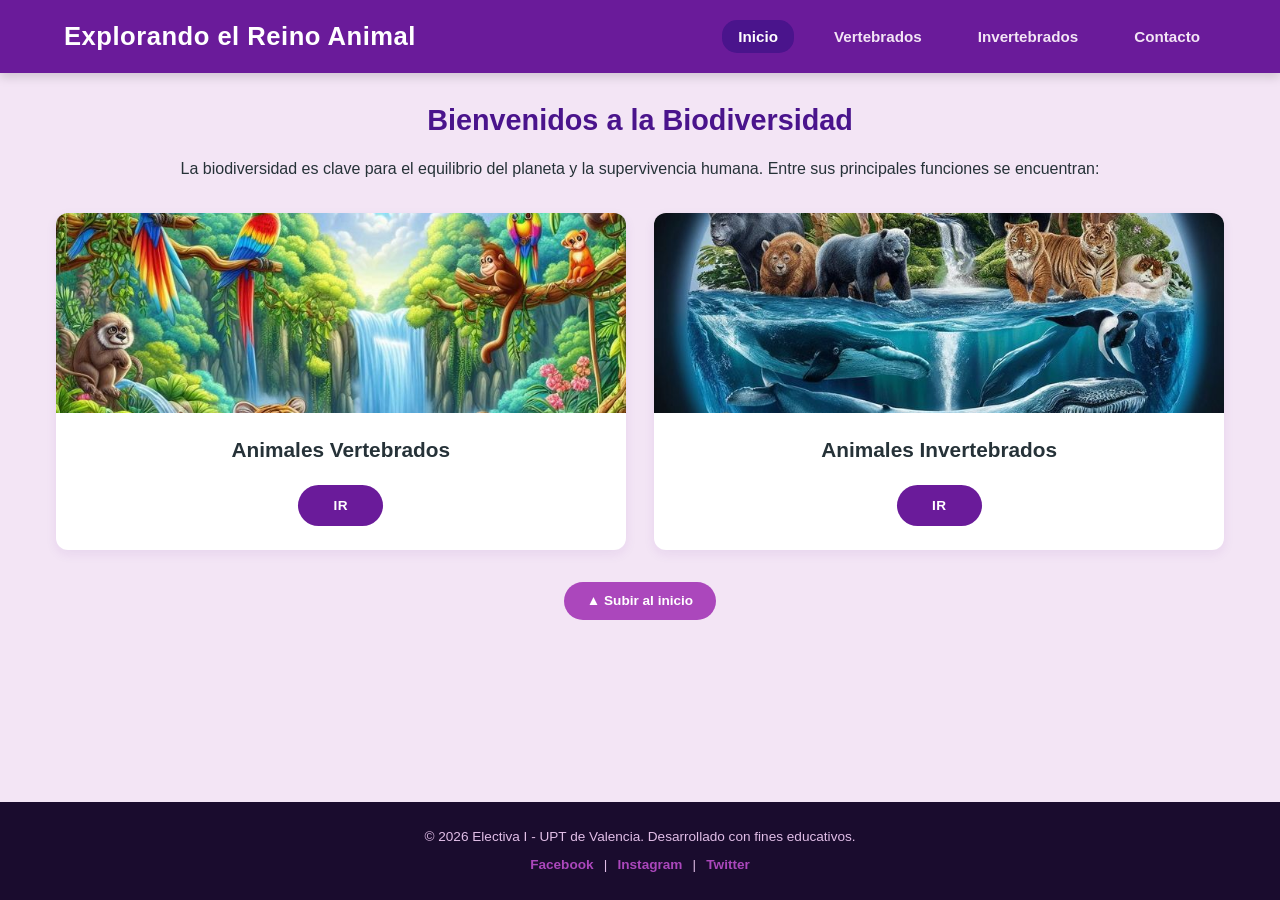
<file: index.html>
<!DOCTYPE html>
<html lang="es">
  <head>
    <meta charset="UTF-8" />
    <meta name="viewport" content="width=device-width, initial-scale=1.0" />
    <link rel="icon" href="logo_animales.jpg" type="image/jpeg">
     <link rel="stylesheet" href="css/style.css">
    <title>El Reino Animal - Inicio</title>

  </head>
  <body id="inicio-pagina">
    
        <nav> 
      <h1>Explorando el Reino Animal</h1>
     
        <ul>
          <li><a href="index.html" class="active">Inicio</a></li>
          <li><a href="vertebrados.html">Vertebrados</a></li>
          <li><a href="invertebrados.html">Invertebrados</a></li>
          <li><a href="contacto.html">Contacto</a></li>
        </ul>
      </nav>

    <main>
      <section class="introduccion">
        <h2>Bienvenidos a la Biodiversidad</h2>
        
        <p> La biodiversidad es clave para el equilibrio del planeta y la supervivencia humana. Entre sus principales funciones se encuentran: </p>
        
      </section>

      <section class="grid-tarjetas">
        <article class="tarjeta">
          <img src="img/verte.jpg" alt="vertebrados">
          <h3>Animales Vertebrados</h3>
          <a href="vertebrados.html" class="boton-enlace">ir</a>
        </article>
        
        <article class="tarjeta">
          <img src="img/invertebrados.jpg" alt="invertebrados">
          <h3>Animales Invertebrados</h3>
          <a href="invertebrados.html" class="boton-enlace">ir</a>
        </article>
      
      </section>
      <!-- Botón obligatorio de regresar al inicio de la página -->
      <div class="contenedor-subir">
        <a href="#inicio-pagina" class="boton-subir">▲ Subir al inicio</a>
      </div>
    </main>
    <footer>
      <p>
        &copy; 2026 Electiva I - UPT de Valencia. Desarrollado con fines
        educativos.
      </p>
      <div class="redes">
        <a href="#">Facebook</a> | <a href="#">Instagram</a> |
        <a href="#">Twitter</a>
      </div>
    </footer>
  </body>
</html>
</file>
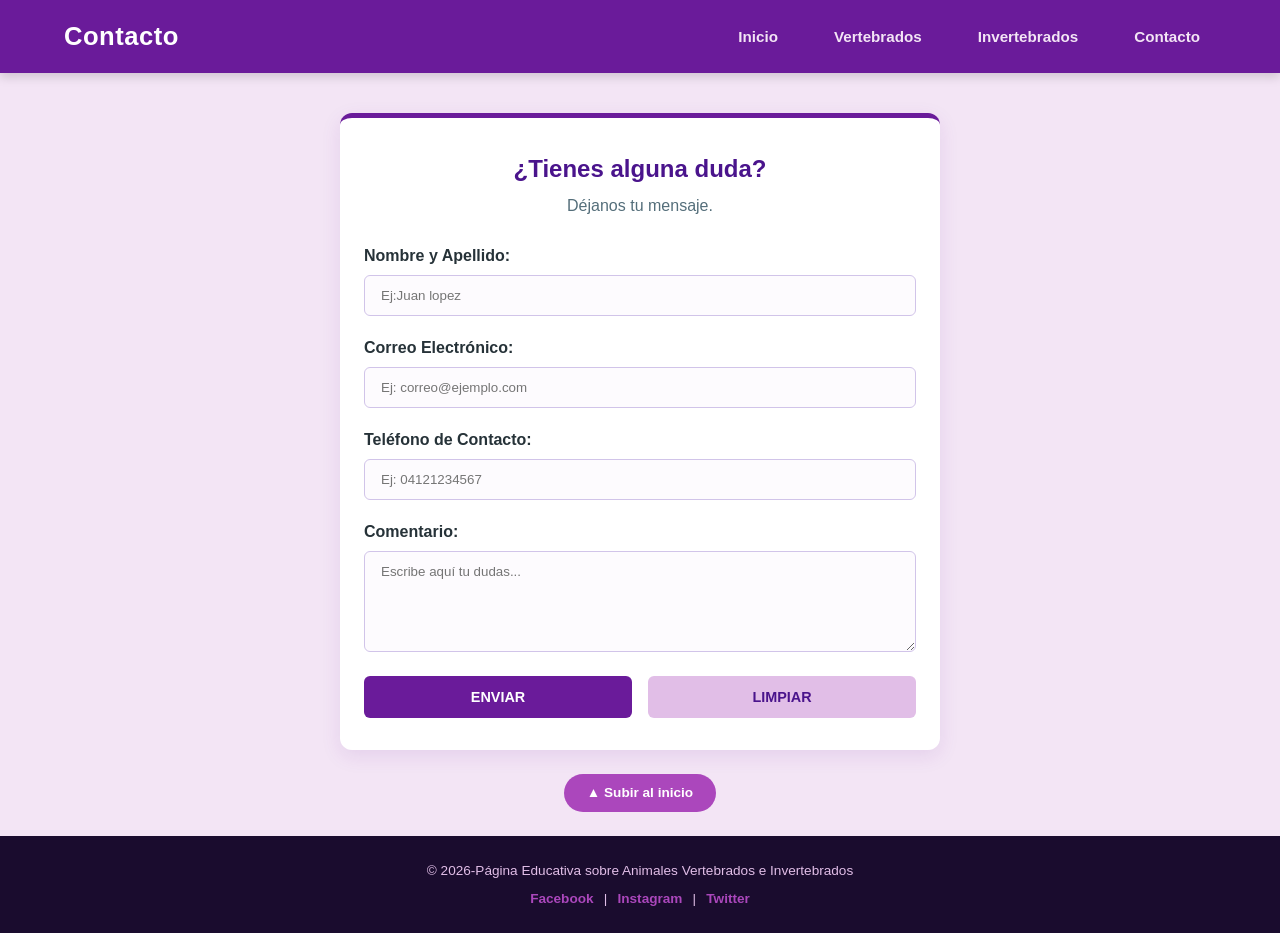
<file: contacto.html>
<!DOCTYPE html>
<html lang="es">
  <head>
    <meta charset="UTF-8">
    <meta name="viewport" content="width=device-width, initial-scale=1.0" />
    <link rel="icon" href="img/logo.jpg" type="image/jpeg">
    <link rel="stylesheet" href="css/style.css">
    <title>El Reino Animal - Contacto</title>
  </head>
    
  <body id="inicio-pagina">
    <nav>
      <h1>Contacto</h1>
      <ul>
        <li><a href="index.html">Inicio</a></li>
        <li><a href="vertebrados.html">Vertebrados</a></li>
        <li><a href="invertebrados.html">Invertebrados</a></li>
        <li><a href="contacto.html">Contacto</a></li>
      </ul>
    </nav>
             
    <main>
      
      <section class="tarjeta-contacto">
        
        <form action="procesar.php" method="get"> 
          
          <h2>¿Tienes alguna duda? </h2>
          <p>Déjanos tu mensaje.</p>
          
          <div class="grupo-campo">
            <label for="nombre"><strong>Nombre y Apellido:</strong></label>
            <input type="text" id="nombre" name="nombre" required placeholder="Ej:Juan lopez" title="Ingrese solo letras (mínimo 4 caracteres)" pattern="[A-Za-zÁéíóúÁÉÍÓÚñÑ\s]+" minlength="4" maxlength="30">
          </div>
          
          <div class="grupo-campo">
            <label for="correo"><strong>Correo Electrónico:</strong></label>
            <input type="email" id="correo" name="correo" required pattern="[a-zA-Z0-9._%+-]+@[a-zA-Z0-9.-]+\.[a-zA-Z]{2,}" title="Ingrese un correo válido completo (Ej: usuario@dominio.com)" placeholder="Ej: correo@ejemplo.com">
          </div>

          <div class="grupo-campo">
            <label for="telefono"><strong>Teléfono de Contacto:</strong></label>
            <input type="tel" id="telefono" name="telefono" required pattern="^(0414|0424|0412|0426|0416)[0-9]{7}$" title="Formato válido: 0424/0414/0412/0426/0416 seguido de 7 dígitos" placeholder="Ej: 04121234567">
          </div>
             
          <div class="grupo-campo">
            <label for="comentario"><strong>Comentario:</strong></label>
            <textarea id="comentario" name="comentario" rows="5" required minlength="10" placeholder="Escribe aquí tu dudas..."></textarea>
          </div>
             
          <div class="botones-contenedor">
            <button type="submit" class="boton-enviar">Enviar</button>
            <input type="reset" value="Limpiar" class="boton-enviar">
          </div>      
        </form> 
      </section>

      <div class="contenedor-subir">
        <a href="#inicio-pagina" class="boton-subir">▲ Subir al inicio</a>
      </div>

    </main>

    <footer>
      <p>&copy; 2026-Página Educativa sobre Animales Vertebrados e Invertebrados</p>
      <div class="redes">
        <a href="#">Facebook</a> | <a href="#">Instagram</a> | <a href="#">Twitter</a>
      </div>
    </footer>

  </body>
</html>
</file>
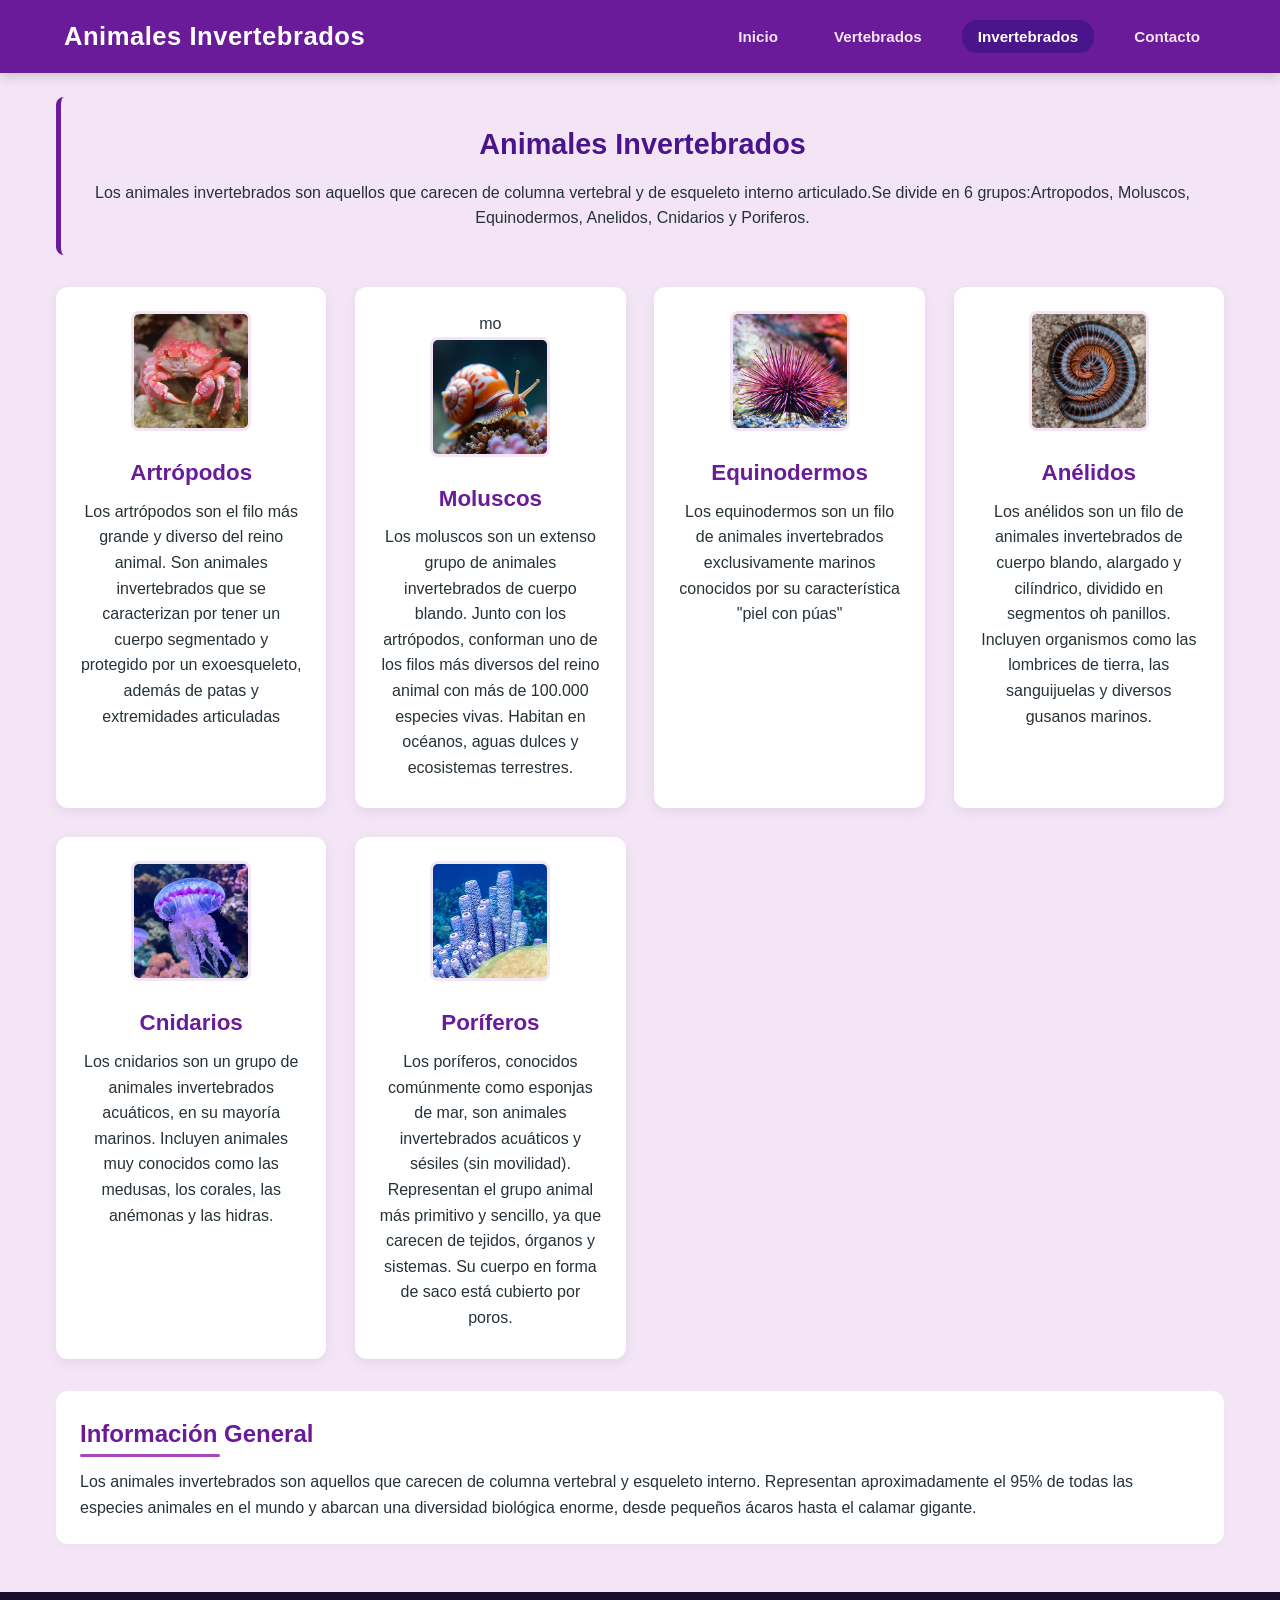
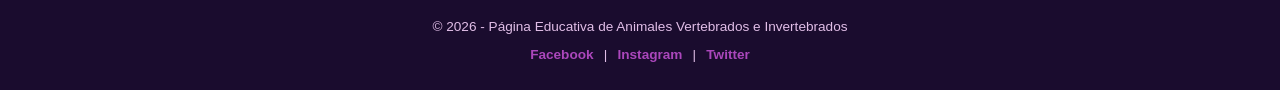
<file: invertebrados.html>
<!DOCTYPE html>
<html lang="es">
<head>
    <meta charset="UTF-8">
    <meta name="viewport" content="width=device-width, initial-scale=1.0">
    <link rel="icon" href="./logo_animales.jpg" type="image/jpeg">
    <link rel="stylesheet" href="css/style.css">
    <title>Animales Invertebrados</title>
</head>
<body>
    <nav>
        <h1>Animales Invertebrados</h1>
        <ul>
            <li><a href="index.html">Inicio</a></li>
            <li><a href="vertebrados.html">Vertebrados</a></li>
            <li><a href="invertebrados.html" class="active">Invertebrados</a></li>
            <li><a href="contacto.html">Contacto</a></li>
        </ul>
    </nav>
    <main>
        <header id="inicio">
            <h1>Animales Invertebrados</h1>
            <p>Los animales invertebrados son aquellos que carecen de columna vertebral y de esqueleto interno articulado.Se divide en 6 grupos:Artropodos, Moluscos, Equinodermos, Anelidos, Cnidarios y Poriferos.</p>
        </header>
        
        <section id="Tipos">
            
            <article class="card">
                <img src="img/artropodos.jpg" alt="Artrópodos">
                <h2>Artrópodos</h2>
                <p>   Los artrópodos son el filo más grande y diverso del reino animal. Son animales invertebrados que se caracterizan por tener un cuerpo segmentado y protegido por un exoesqueleto, además de patas y extremidades articuladas</p>
            </article>
      
            <article class="card">
mo                <img src="img/moluscos.jpg" alt="Moluscos">
                <h2>Moluscos</h2>
                <p>Los moluscos son un extenso grupo de animales invertebrados de cuerpo blando. Junto con los artrópodos, conforman uno de los filos más diversos del reino animal con más de 100.000 especies vivas. Habitan en océanos, aguas dulces y ecosistemas terrestres.</p>
            </article>
         
            <article class="card">
                <img src="img/equinodermos.jpg" alt="Equinodermos">
                <h2>Equinodermos</h2>
                <p> Los equinodermos son un filo de animales invertebrados exclusivamente marinos conocidos por su característica "piel con púas" </p>
            </article>
         
            <article class="card">
                <img src="img/anelidos.jpg" alt="Anélidos">
                <h2>Anélidos</h2>
                <p> Los anélidos son un filo de animales invertebrados de cuerpo blando, alargado y cilíndrico, dividido en segmentos oh panillos. Incluyen organismos como las lombrices de tierra, las sanguijuelas y diversos gusanos marinos.</p>
            </article>
         
            <article class="card">
                <img src="img/cnidarios.jpg" alt="Cnidarios">
                <h2>Cnidarios</h2>
                <p> Los cnidarios son un grupo de animales invertebrados acuáticos, en su mayoría marinos. Incluyen animales muy conocidos como las medusas, los corales, las anémonas y las hidras.</p>
            </article>

            <article class="card">
                <img src="img/poriferos.jpg" alt="Poríferos">
                <h2>Poríferos</h2>
                <p>Los poríferos, conocidos comúnmente como esponjas de mar, son animales invertebrados acuáticos y sésiles (sin movilidad). Representan el grupo animal más primitivo y sencillo, ya que carecen de tejidos, órganos y sistemas. Su cuerpo en forma de saco está cubierto por poros. </p>
            </article>

        </section>
        
        <section id="info">
            <h2>Información General</h2>
            <p> Los animales invertebrados son aquellos que carecen de columna vertebral y esqueleto interno. Representan aproximadamente el 95% de todas las especies animales en el mundo y abarcan una diversidad biológica enorme, desde pequeños ácaros hasta el calamar gigante.  </p>
        </section>
    </main>

    <footer>
        <p>© 2026 - Página Educativa de Animales Vertebrados e Invertebrados</p>
        <div class="redes">
            <a href="#">Facebook</a> | <a href="#">Instagram</a> | <a href="#">Twitter</a>
        </div>
    </footer>
</body>
</html>
</file>
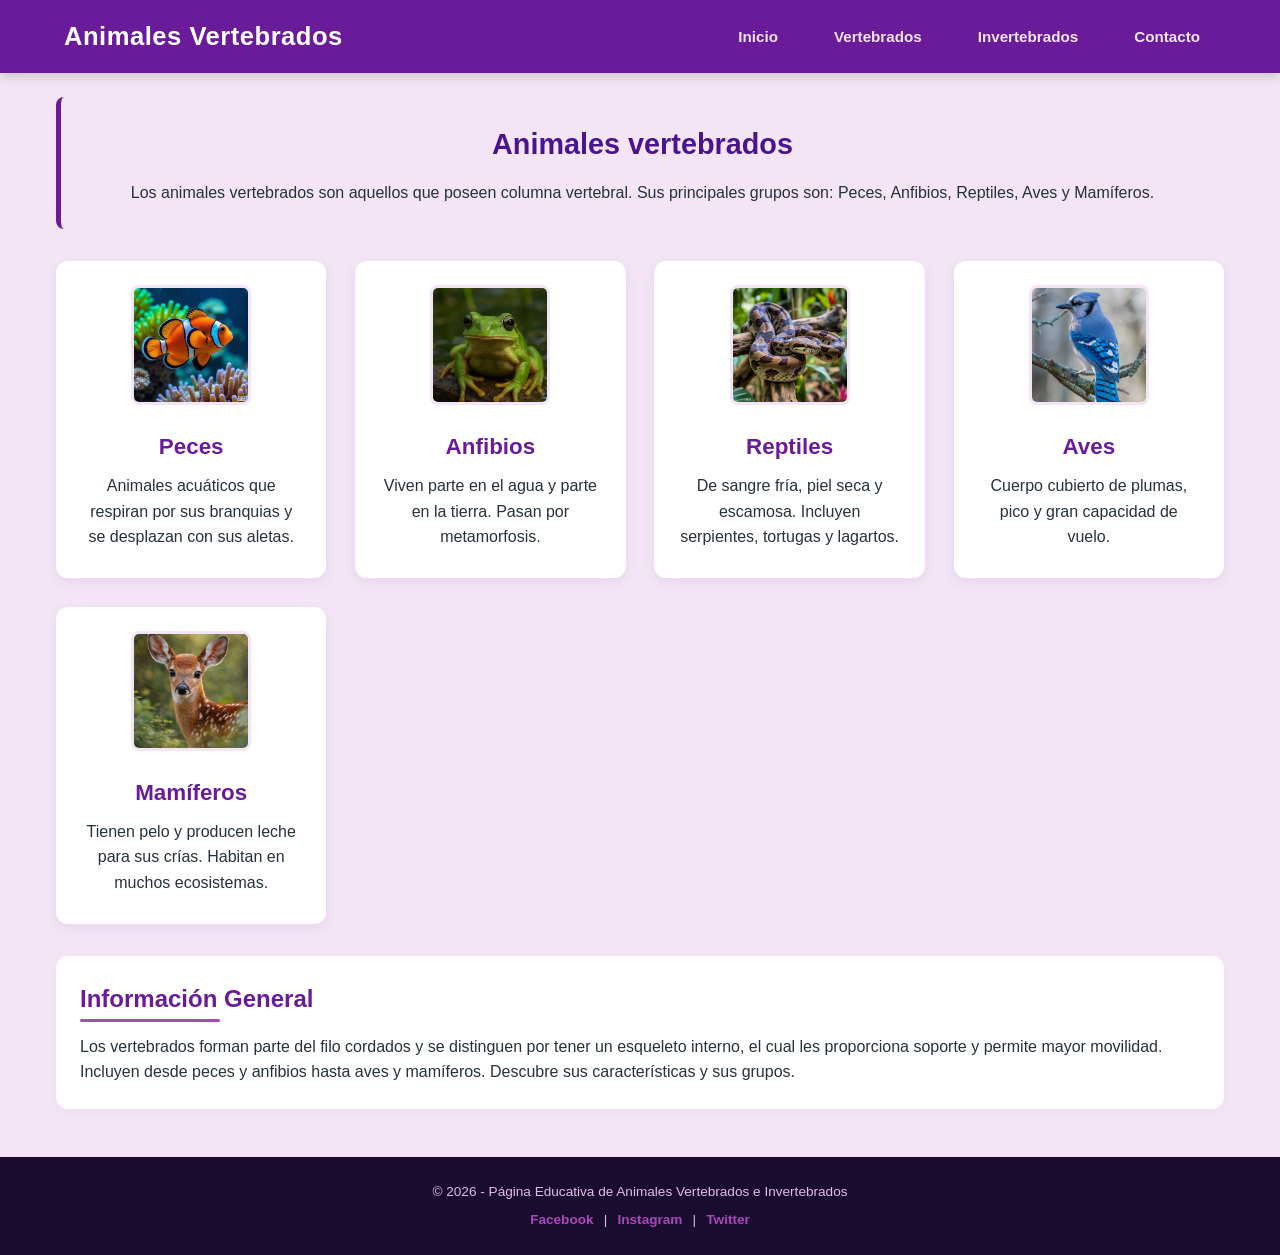
<file: vertebrados.html>
<!DOCTYPE html>
<html lang="es">
<head>
    <meta charset="UTF-8">
    <meta name="viewport" content="width=device-width, initial-scale=1.0" />
    <link rel="icon" href="img/logo.jpg" type="image/jpeg">
    <link rel="stylesheet" href="css/style.css">
    <title>Animales Vertebrados</title>
</head>
<body>
    <nav>
        <h1>Animales Vertebrados</h1>
        <ul>
            <li><a href="index.html">Inicio</a></li>
            <li><a href="vertebrados.html">Vertebrados</a></li>
            <li><a href="invertebrados.html">Invertebrados</a></li>
            <li><a href="contacto.html">Contacto</a></li>
        </ul>
    </nav>
    <main>
        <header id="inicio">
            <h1>Animales vertebrados</h1>
            <p>Los animales vertebrados son aquellos que poseen columna vertebral. Sus principales grupos son: Peces, Anfibios, Reptiles, Aves y Mamíferos.</p>
        </header>
        
        <section id="Tipos">
            
            <article class="card">
                <img src="img/peces.jpg" alt="Peces" width="40%">
                <h2>Peces</h2>
                <p>Animales acuáticos que respiran por sus branquias y se desplazan con sus aletas.</p>
            </article>
      
            <article class="card">
                <img src="img/anfibios.jpg" alt="Anfibios" width="40%">
                <h2>Anfibios</h2>
                <p>Viven parte en el agua y parte en la tierra. Pasan por metamorfosis.</p>
            </article>
         
            <article class="card">
                <img src="img/reptiles.jpg" alt="Reptiles" width="40%">
                <h2>Reptiles</h2>
                <p>De sangre fría, piel seca y escamosa. Incluyen serpientes, tortugas y lagartos.</p>
            </article>
         
            <article class="card">
                <img src="img/aves.jpg" alt="Aves" width="40%">
                <h2>Aves</h2>
                <p>Cuerpo cubierto de plumas, pico y gran capacidad de vuelo.</p>
            </article>
         
            <article class="card">
                <img src="img/mamiferos.jpg" alt="Mamíferos" width="40%">
                <h2>Mamíferos</h2>
                <p>Tienen pelo y producen leche para sus crías. Habitan en muchos ecosistemas.</p>
            </article>

        </section>
        
        <section id="info">
            <h2>Información General</h2>
            <p>Los vertebrados forman parte del filo cordados y se distinguen por tener un esqueleto interno, el cual les proporciona soporte y permite mayor movilidad. Incluyen desde peces y anfibios hasta aves y mamíferos. Descubre sus características y sus grupos.</p>
        </section>
    </main>

    <footer>
        <p>© 2026 - Página Educativa de Animales Vertebrados e Invertebrados</p>
        <div class="redes">
            <a href="#">Facebook</a> | <a href="#">Instagram</a> | <a href="#">Twitter</a>
        </div>
    </footer>
</body>
</html>
</file>
<file: css/style.css>
/* 1. VARIABLES DE DISEÑO (Paleta Violeta/Morado) */
:root {
  --color-primario: #6a1b9a;    /* Morado principal / Violeta obscuro */
  --color-secundario: #4a148c;  /* Morado profundo para contrastes y menús */
  --color-acento: #ab47bc;      /* Violeta claro / Lavanda vibrante */
  --color-fondo: #f3e5f5;       /* Fondo con sutil tinte lavanda */
  --color-tarjeta: #ffffff;     /* Blanco puro para los contenedores */
  --color-texto: #263238;       /* Gris muy oscuro para lectura cómoda */
  --fuente-principal: 'Segoe UI', Tahoma, Geneva, Verdana, sans-serif;
}

* {
  margin: 0;
  padding: 0;
  box-sizing: border-box;
}

html {
  scroll-behavior: smooth;
  width: 100%;
  overflow-x: hidden;
}

body {
  font-family: var(--fuente-principal);
  background-color: var(--color-fondo);
  color: var(--color-texto);
  line-height: 1.6;
  display: flex;
  flex-direction: column;
  min-height: 100vh;
  width: 100%;
  overflow-x: hidden;
}

/* 2. ANIMACIONES DINÁMICAS (Zoom Elástico) */
@keyframes entradaSuave {
  from {
    opacity: 0;
    transform: scale(0.95);
  }
  to {
    opacity: 1;
    transform: scale(1);
  }
}

/* 3. BARRAS DE NAVEGACIÓN (Forzadas a una sola línea en móviles) */
nav, .nav-container {
  background-color: var(--color-primario);
  color: #ffffff;
  padding: 1rem 0.5rem; /* Reducido el espacio a los lados para ganar pantalla */
  display: flex;
  flex-direction: column;
  align-items: center;
  text-align: center;
  box-shadow: 0 4px 10px rgba(0, 0, 0, 0.15);
  width: 100%;
}

nav h1, .nav-logo {
  font-size: 1.5rem;
  margin-bottom: 0.6rem;
  font-weight: 700;
  letter-spacing: 0.5px;
}

nav ul, .nav-menu {
  list-style: none;
  display: flex;
  flex-direction: row; /* Forzar fila horizontal */
  flex-wrap: nowrap;   /* Evita estrictamente que los elementos se bajen */
  justify-content: center;
  align-items: center;
  gap: 0.3rem;         /* Espacio compacto entre botones */
  width: 100%;
  padding: 0;
}

nav ul li a, .nav-link {
  color: #f3e5f5;
  text-decoration: none;
  font-weight: 600;
  padding: 0.4rem 0.5rem; /* Ajustado para pantallas de teléfonos angostas */
  border-radius: 15px;
  font-size: 0.8rem;      /* Letra ligeramente más pequeña para garantizar que quepan los 4 */
  transition: all 0.3s cubic-bezier(0.175, 0.885, 0.32, 1.275);
  white-space: nowrap;    /* Impide que una palabra se divida en dos líneas */
}

nav ul li a:hover, 
nav ul li a.active,
.nav-link:hover,
.nav-link.active {
  background-color: var(--color-secundario);
  color: #ffffff;
  transform: translateY(-2px);
}

/* 4. ESTRUCTURA DEL CONTENIDO PRINCIPAL */
main, .content-wrapper {
  flex: 1;
  max-width: 1200px;
  width: 100%;
  margin: 0 auto;
  padding: 1.5rem 1rem;
  animation: entradaSuave 0.6s ease-out forwards;
}

.introduccion, #inicio {
  text-align: center;
  margin-bottom: 2rem;
}

#inicio {
  background: #f3e5f5; 
  padding: 1.5rem;
  border-radius: 8px;
  border-left: 5px solid var(--color-primario);
}

.introduccion h2, #inicio h1 {
  color: var(--color-secundario);
  font-size: 1.8rem;
  margin-bottom: 0.8rem;
}

/* 5. CONTENEDORES EN CUADRÍCULA (Grids) */
.grid-tarjetas, #Tipos, .galeria-grid {
  display: grid;
  grid-template-columns: repeat(auto-fit, minmax(260px, 1fr));
  gap: 1.8rem;
  margin-bottom: 2rem;
}

/* 6. TARJETAS DE ANIMALES (Zoom Elástico General) */
/* Formato Rectangular (index.html) */
.tarjeta {
  background-color: var(--color-tarjeta);
  border-radius: 12px;
  overflow: hidden;
  box-shadow: 0 4px 12px rgba(106, 27, 154, 0.08);
  display: flex;
  flex-direction: column;
  align-items: center;
  padding-bottom: 1.5rem;
  text-align: center;
  width: 100%;
  transition: transform 0.4s cubic-bezier(0.175, 0.885, 0.32, 1.275), box-shadow 0.4s ease;
}

.tarjeta:hover {
  transform: scale(1.04);
  box-shadow: 0 10px 20px rgba(106, 27, 154, 0.2);
}

.tarjeta img {
  width: 100%;
  height: 200px;
  object-fit: cover;
  background-color: #e1bee7;
}

.tarjeta h3 {
  margin: 1.2rem 0;
  font-size: 1.3rem;
  color: var(--color-texto);
}

/* Formato de Cuadritos Pequeños (vertebrados e invertebrados) */
.card {
  background-color: var(--color-tarjeta);
  border-radius: 12px;
  overflow: hidden;
  box-shadow: 0 4px 12px rgba(106, 27, 154, 0.08);
  display: flex;
  flex-direction: column;
  align-items: center;
  padding: 1.5rem;
  text-align: center;
  transition: transform 0.4s cubic-bezier(0.175, 0.885, 0.32, 1.275), box-shadow 0.4s ease, border-color 0.4s ease;
  border-bottom: 4px solid transparent;
}

.card:hover {
  transform: scale(1.04);
  box-shadow: 0 10px 20px rgba(106, 27, 154, 0.18);
  border-color: var(--color-acento);
}

/* Modificado: Ahora son imágenes cuadradas pequeñas con bordes apenas redondeados */
.card img, .animal-img {
  width: 120px !important;  /* Tamaño de cuadrito pequeño */
  height: 120px !important;
  object-fit: cover;
  border-radius: 8px;       /* Cuadrada con esquinas suavemente curvas */
  border: 3px solid #f3e5f5;
  background-color: #e1bee7;
  transition: transform 0.4s cubic-bezier(0.175, 0.885, 0.32, 1.275);
  margin-bottom: 1rem;
}

.card:hover img, .card:hover .animal-img {
  transform: scale(1.1) rotate(2deg);
}

.card h2 {
  margin: 0.5rem 0;
  color: var(--color-primario);
  font-size: 1.4rem;
}

.card-info {
  width: 100%;
}

/* 7. SECCIONES DE INFORMACIÓN Y BOTONES */
#info {
  background-color: #ffffff;
  padding: 1.5rem;
  border-radius: 12px;
  box-shadow: 0 4px 10px rgba(0, 0, 0, 0.02);
  margin-top: 1.5rem;
  margin-bottom: 1.5rem;
}

#info h2 {
  color: var(--color-primario);
  margin-bottom: 1rem;
  position: relative;
  display: inline-block;
}

#info h2::after {
  content: '';
  position: absolute;
  bottom: -4px;
  left: 0;
  width: 60%;
  height: 3px;
  background-color: var(--color-acento);
  border-radius: 2px;
}

.boton-enlace {
  display: inline-block;
  background-color: var(--color-primario);
  color: #ffffff;
  text-decoration: none;
  padding: 0.6rem 2.2rem;
  border-radius: 25px;
  font-weight: 600;
  text-transform: uppercase;
  font-size: 0.85rem;
  letter-spacing: 0.5px;
  transition: background-color 0.3s ease, transform 0.3s cubic-bezier(0.175, 0.885, 0.32, 1.4);
}

.boton-enlace:hover {
  background-color: var(--color-secundario);
  transform: translateY(-3px) scale(1.08);
}

/* 8. FORMULARIO DE CONTACTO (contacto.html) */
.tarjeta-contacto {
  background-color: var(--color-tarjeta);
  max-width: 600px;
  margin: 1rem auto;
  padding: 2rem 1.5rem;
  border-radius: 12px;
  box-shadow: 0 6px 20px rgba(106, 27, 154, 0.1);
  border-top: 5px solid var(--color-primario);
}

.tarjeta-contacto h2 {
  color: var(--color-secundario);
  margin-bottom: 0.3rem;
  text-align: center;
}

.tarjeta-contacto p {
  text-align: center;
  color: #546e7a;
  margin-bottom: 1.5rem;
}

.grupo-campo {
  display: flex;
  flex-direction: column;
  margin-bottom: 1.2rem;
}

.grupo-campo label {
  margin-bottom: 0.4rem;
  color: var(--color-texto);
}

.grupo-campo input, .grupo-campo textarea {
  width: 100%;
  padding: 0.75rem 1rem;
  border: 1px solid #d1c4e9;
  border-radius: 6px;
  font-family: inherit;
  background-color: #fdfbfe;
  transition: border-color 0.3s ease, box-shadow 0.3s ease;
}

.grupo-campo input:focus, .grupo-campo textarea:focus {
  outline: none;
  border-color: var(--color-acento);
  background-color: #ffffff;
  box-shadow: 0 0 0 3px rgba(171, 71, 188, 0.2);
}

.grupo-campo textarea {
  resize: vertical;
}

.botones-contenedor {
  display: flex;
  justify-content: space-between;
  gap: 1rem;
  margin-top: 1.5rem;
}

.boton-enviar {
  flex: 1;
  padding: 0.8rem;
  border: none;
  border-radius: 6px;
  font-size: 0.9rem;
  font-weight: 600;
  cursor: pointer;
  text-transform: uppercase;
  transition: background-color 0.3s ease, transform 0.3s cubic-bezier(0.175, 0.885, 0.32, 1.4);
}

button.boton-enviar {
  background-color: var(--color-primario);
  color: #ffffff;
}

button.boton-enviar:hover {
  background-color: var(--color-secundario);
  transform: translateY(-2px) scale(1.03);
}

input[type="reset"].boton-enviar {
  background-color: #e1bee7;
  color: #4a148c;
}

input[type="reset"].boton-enviar:hover {
  background-color: #d1c4e9;
  transform: translateY(-2px) scale(1.03);
}

/* 9. BOTÓN SUBIR Y FOOTER */
.contenedor-subir {
  display: flex;
  justify-content: center;
  margin-top: 1.5rem;
}

.boton-subir {
  background-color: var(--color-acento);
  color: #ffffff;
  text-decoration: none;
  padding: 0.5rem 1.4rem;
  border-radius: 20px;
  font-size: 0.85rem;
  font-weight: 600;
  transition: background-color 0.3s ease, transform 0.2s ease;
}

.boton-subir:hover {
  background-color: var(--color-primario);
  transform: translateY(-3px);
}

footer {
  background-color: #1a0c2e;
  color: #e1bee7;
  text-align: center;
  padding: 1.5rem 1rem;
  font-size: 0.85rem;
  margin-top: auto;
}

footer p {
  margin-bottom: 0.4rem;
}

footer .redes a {
  color: var(--color-acento);
  text-decoration: none;
  margin: 0 0.4rem;
  font-weight: 600;
}

/* 10. RESPONSIVE DESIGN (Pantallas grandes - Computadoras) */
@media (min-width: 768px) {
  nav, .nav-container {
    flex-direction: row;
    justify-content: space-between;
    padding: 1rem 4rem;
  }
  
  nav h1, .nav-logo {
    margin-bottom: 0;
    font-size: 1.6rem;
  }

  nav ul, .nav-menu {
    width: auto;
    justify-content: flex-end;
    gap: 1.5rem;
  }

  nav ul li a, .nav-link {
    font-size: 0.95rem;
    padding: 0.5rem 1rem;
  }
</file>
